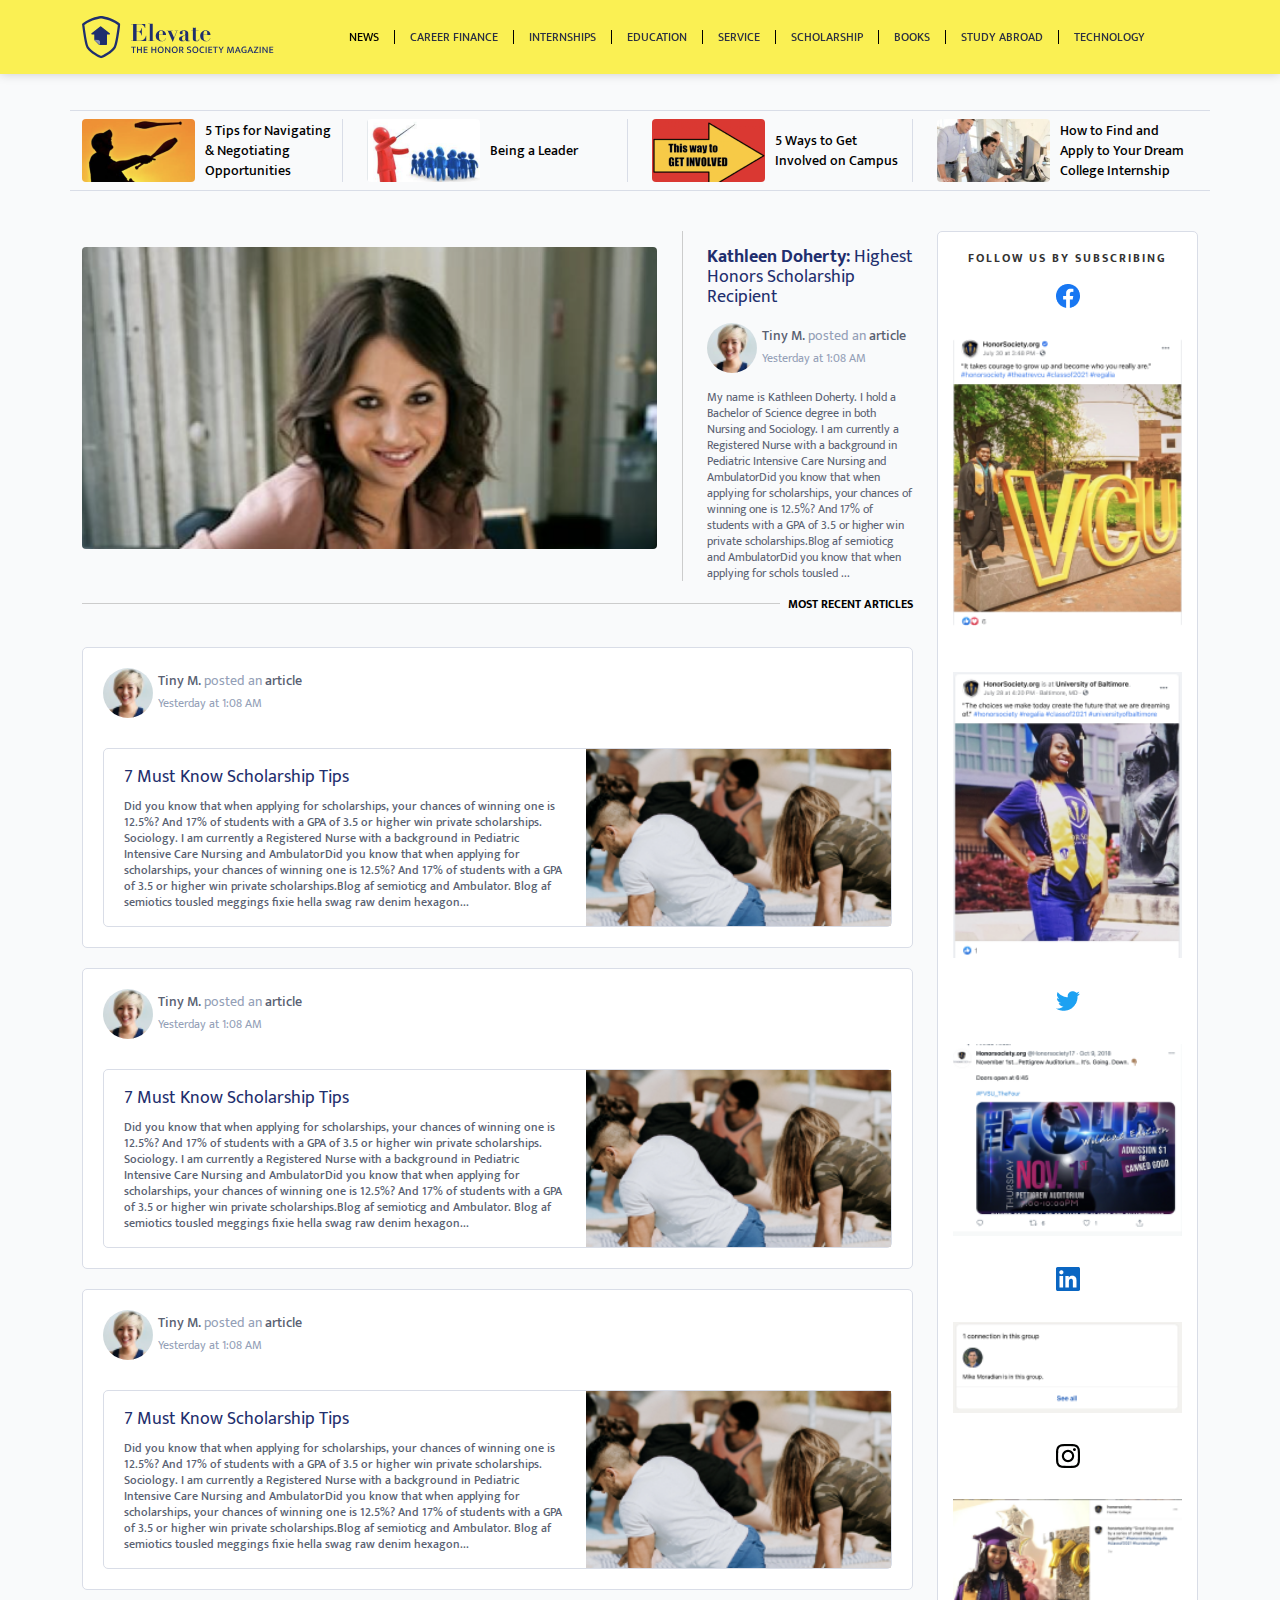
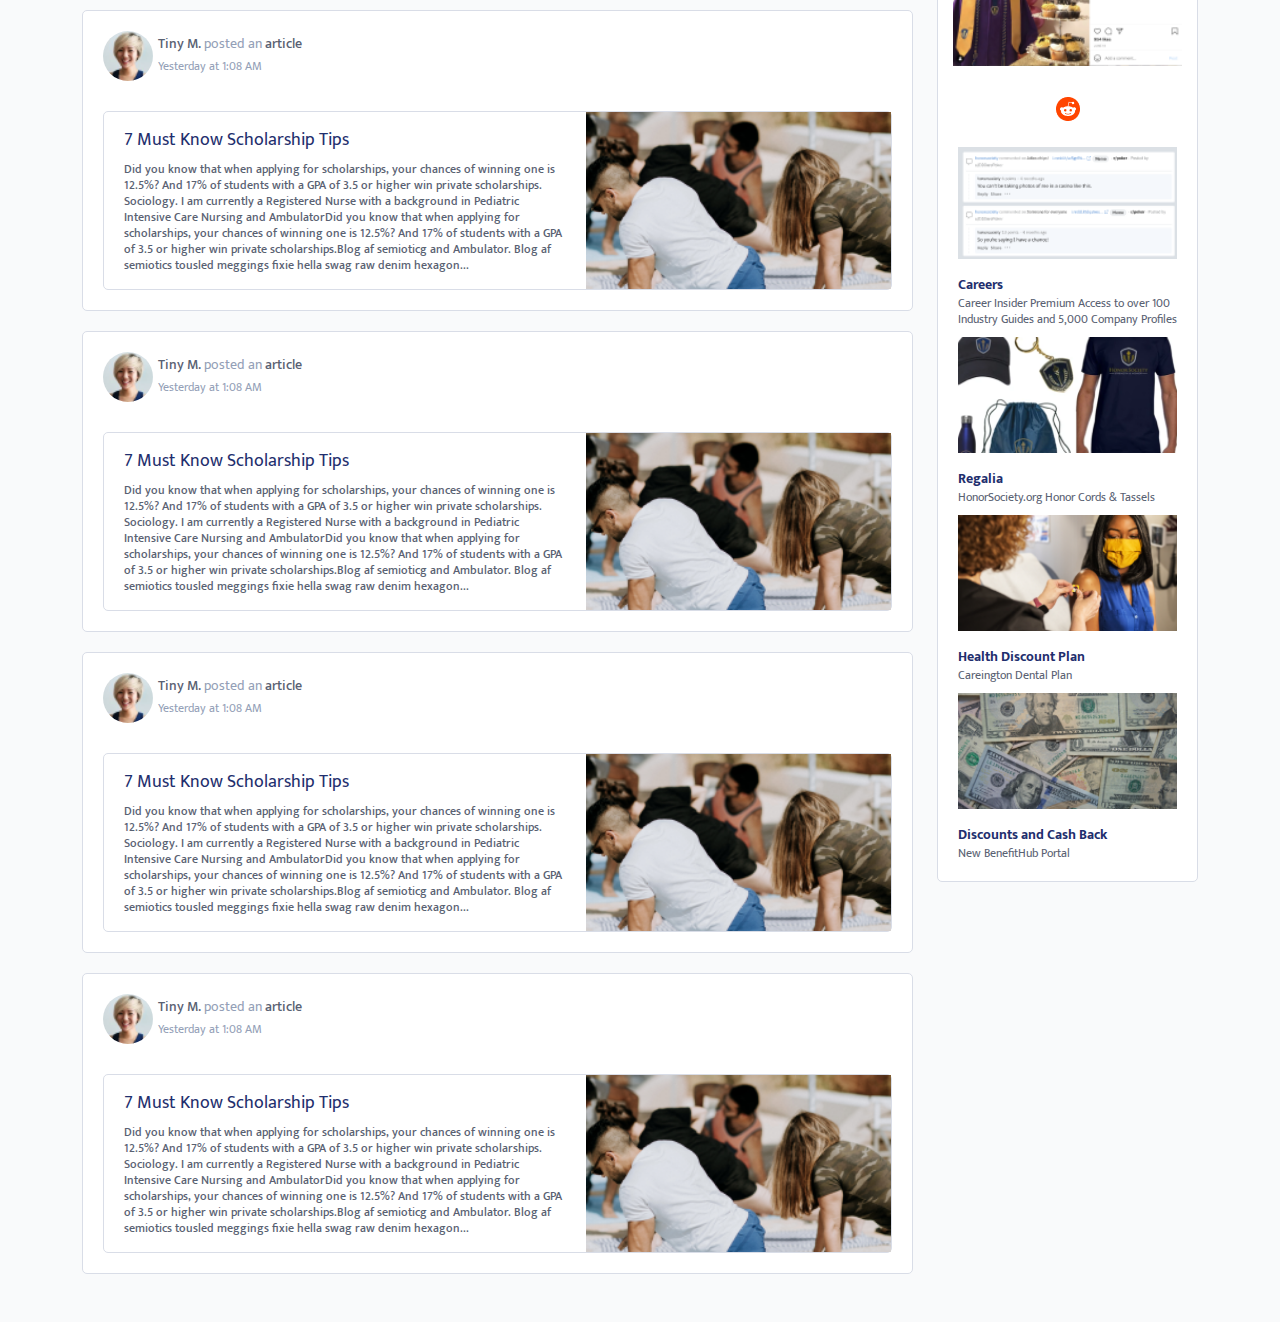
<file: index.html>
<!DOCTYPE html>

<html lang="en">

<head>

<meta http-equiv="Content-Type" content="text/html; charset=utf-8" />

    <meta name="viewport" content="width=device-width, initial-scale=1.0" />

    <meta http-equiv="X-UA-Compatible" content="IE=edge" />

    <title>ELEVATE MAGAZINE</title>

    <link rel="icon" href="images/favicon.png" type="image/x-icon"/>

    <link href="https://fonts.googleapis.com/css2?family=Mukta:wght@300;400;500;600;700;800&display=swap" rel="stylesheet">

    <link rel="stylesheet" href="https://use.fontawesome.com/releases/v5.6.3/css/all.css">

    <link rel="stylesheet" href="csslib/bootstrap.min.css">

    <link rel="stylesheet" href="csslib/owl.carousel.css">

    <link rel="stylesheet" href="csslib/owl.theme.default.css">

    <link rel="stylesheet" href="./styles/stylesheet.css">

</head>

<body>



<nav class="navbar navbar-expand-lg navbar-light sticky-top">

  <div class="container">

    <div class="logo-fyle">

          <a href="index.html"><img src="images/Logo.svg" alt="img" class="img-fluid"></a>

        </div>

      <button class="navbar-toggler" type="button" data-bs-toggle="collapse" data-bs-target="#navbarSupportedContent" aria-controls="navbarSupportedContent" aria-expanded="false" aria-label="Toggle navigation">

        <span class="navbar-toggler-icon"></span>

      </button>

      <div class="collapse navbar-collapse" id="navbarSupportedContent">

        <ul class="navbar-nav mx-auto">

         <li class="nav-item active"><a class="nav-link" href="#">News</a></li>

         <li class="nav-item"><a class="nav-link" href="#">career finance </a></li>

         <li class="nav-item"><a class="nav-link" href="#">INTERNSHIPS</a></li>

         <li class="nav-item"><a class="nav-link" href="#">education</a></li>

         <li class="nav-item"><a class="nav-link" href="#">SERVICE</a></li>

         <li class="nav-item"><a class="nav-link" href="scholarship.html">SCHOLARSHIP</a></li>

         <li class="nav-item"><a class="nav-link" href="#">BOOKS</a></li>

         <li class="nav-item"><a class="nav-link" href="#">STUDY ABROAD</a></li>

         <li class="nav-item"><a class="nav-link" href="#">TECHNOLOGY</a></li>

          <!-- <li class="nav-item dropdown">

          <a class="nav-link dropdown-toggle" href="about-us.html" id="navbarDropdown" role="button" data-toggle="dropdown" aria-haspopup="true" aria-expanded="false">

           About Us

          </a>

          <div class="dropdown-menu" aria-labelledby="navbarDropdown">

            <a class="dropdown-item" href="vision-mission.html">Vision & Mission</a>

            <a class="dropdown-item" href="meet-team.html">Meet The Team</a>

            <a class="dropdown-item" href="investors.html">INVESTORS</a>

            <a class="dropdown-item" href="#"> Blogs / News</a>

          </div>

        </li> -->

      </ul>

    </div>

  </div>

</nav>



<header class="header-categoris">

  <div class="container">

    <div class="row">

      <div class="col-md-4 col-lg-3 col-xl-3">

        <div class="d-flex align-items-center mt-2 mb-2">

          <figure class="figure flex-shrink-0 mb-0"><a href="#"><img src="images/1.png" alt="img" class="img-fluid rounded"></a></figure>

          <figcaption class="figure-caption"><a href="#">5 Tips for Navigating & Negotiating Opportunities</a></figcaption>

        </div>

      </div>

      <div class="col-md-4 col-lg-3 col-xl-3">

        <div class="d-flex align-items-center mt-2 mb-2">

          <figure class="figure flex-shrink-0 mb-0"><a href="#"><img src="images/2.png" alt="img" class="img-fluid rounded"></a></figure>

          <figcaption class="figure-caption"><a href="#">Being a Leader</a></figcaption>

        </div>

      </div>

      <div class="col-md-4 col-lg-3 col-xl-3">

        <div class="d-flex align-items-center mt-2 mb-2">

          <figure class="figure flex-shrink-0 mb-0"><a href="#"><img src="images/3.png" alt="img" class="img-fluid rounded"></a></figure>

          <figcaption class="figure-caption"><a href="#">5 Ways to Get Involved on Campus</a></figcaption>

        </div>

      </div>

      <div class="col-md-4 col-lg-3 col-xl-3">

        <div class="d-flex align-items-center mt-2 mb-2">

          <figure class="figure flex-shrink-0 mb-0"><a href="#"><img src="images/4.png" alt="img" class="img-fluid rounded"></a></figure>

          <figcaption class="figure-caption"><a href="#">How to Find and Apply to Your Dream College Internship</a></figcaption>

        </div>

      </div>

    </div>

  </div>

</header>



<section class="main-section pb-5">

  <div class="container">

    <div class="row justify-content-center">

      <div class="col-md-12 col-lg-8 col-xl-9">

        <div class="banner-sec d-flex align-items-center">

          <figure class="figure flex-shrink-0"><img src="images/5.png" alt="img" class="img-fluid rounded"></figure>

          <div class="kathleen-content">

            <h1>Kathleen Doherty: <span> Highest Honors Scholarship Recipient</span></h1>

            <div class="user-pro d-flex align-items-center">

              <span class="flex-shrink-0"><img src="images/avatar.png" alt="img" class="img-fluid"></span>

              <span>

              <h5>Tiny M. <span> posted an </span>article</h5>

              <time>Yesterday at 1:08 AM </time></span>

            </div>

            <p>My name is Kathleen Doherty. I hold a Bachelor of Science degree in both Nursing and Sociology. I am currently a Registered Nurse with a background in Pediatric Intensive Care Nursing and AmbulatorDid you know that when applying for scholarships, your chances of winning one is 12.5%? And 17% of students with a GPA of 3.5 or higher win private scholarships.Blog af semioticg and AmbulatorDid you know that when applying for schols tousled ...</p>

          </div>

        </div>

        <h2 class="recent-title">Most Recent Articles</h2>

        <article class="article-sec">

          <div class="user-pro d-flex align-items-center">

              <span class="flex-shrink-0"><img src="images/avatar.png" alt="img" class="img-fluid"></span>

              <span>

              <h5>Tiny M. <span> posted an </span>article</h5>

              <time>Yesterday at 1:08 AM </time></span>

          </div>

          <div class="content-articles d-flex align-items-center">

            <div class="article-inner-con">

               <h4>7 Must Know Scholarship Tips</h4>

               <p>Did you know that when applying for scholarships, your chances of winning one is 12.5%? And 17% of students with a GPA of 3.5 or higher win private scholarships. Sociology. I am currently a Registered Nurse with a background in Pediatric Intensive Care Nursing and AmbulatorDid you know that when applying for scholarships, your chances of winning one is 12.5%? And 17% of students with a GPA of 3.5 or higher win private scholarships.Blog af semioticg and Ambulator. Blog af semiotics tousled meggings fixie hella swag raw denim hexagon...</p>

            </div>

            <figure class="figure flex-shrink-0 mb-0"><img src="images/6.png" alt="img" class="img-fluid"></figure>

          </div>

        </article>

        <article class="article-sec">

          <div class="user-pro d-flex align-items-center">

              <span class="flex-shrink-0"><img src="images/avatar.png" alt="img" class="img-fluid"></span>

              <span>

              <h5>Tiny M. <span> posted an </span>article</h5>

              <time>Yesterday at 1:08 AM </time></span>

          </div>

          <div class="content-articles d-flex align-items-center">

            <div class="article-inner-con">

               <h4>7 Must Know Scholarship Tips</h4>

               <p>Did you know that when applying for scholarships, your chances of winning one is 12.5%? And 17% of students with a GPA of 3.5 or higher win private scholarships. Sociology. I am currently a Registered Nurse with a background in Pediatric Intensive Care Nursing and AmbulatorDid you know that when applying for scholarships, your chances of winning one is 12.5%? And 17% of students with a GPA of 3.5 or higher win private scholarships.Blog af semioticg and Ambulator. Blog af semiotics tousled meggings fixie hella swag raw denim hexagon...</p>

            </div>

            <figure class="figure flex-shrink-0 mb-0"><img src="images/6.png" alt="img" class="img-fluid"></figure>

          </div>

        </article>

        <article class="article-sec">

          <div class="user-pro d-flex align-items-center">

              <span class="flex-shrink-0"><img src="images/avatar.png" alt="img" class="img-fluid"></span>

              <span>

              <h5>Tiny M. <span> posted an </span>article</h5>

              <time>Yesterday at 1:08 AM </time></span>

          </div>

          <div class="content-articles d-flex align-items-center">

            <div class="article-inner-con">

               <h4>7 Must Know Scholarship Tips</h4>

               <p>Did you know that when applying for scholarships, your chances of winning one is 12.5%? And 17% of students with a GPA of 3.5 or higher win private scholarships. Sociology. I am currently a Registered Nurse with a background in Pediatric Intensive Care Nursing and AmbulatorDid you know that when applying for scholarships, your chances of winning one is 12.5%? And 17% of students with a GPA of 3.5 or higher win private scholarships.Blog af semioticg and Ambulator. Blog af semiotics tousled meggings fixie hella swag raw denim hexagon...</p>

            </div>

            <figure class="figure flex-shrink-0 mb-0"><img src="images/6.png" alt="img" class="img-fluid"></figure>

          </div>

        </article>

        <article class="article-sec">

          <div class="user-pro d-flex align-items-center">

              <span class="flex-shrink-0"><img src="images/avatar.png" alt="img" class="img-fluid"></span>

              <span>

              <h5>Tiny M. <span> posted an </span>article</h5>

              <time>Yesterday at 1:08 AM </time></span>

          </div>

          <div class="content-articles d-flex align-items-center">

            <div class="article-inner-con">

               <h4>7 Must Know Scholarship Tips</h4>

               <p>Did you know that when applying for scholarships, your chances of winning one is 12.5%? And 17% of students with a GPA of 3.5 or higher win private scholarships. Sociology. I am currently a Registered Nurse with a background in Pediatric Intensive Care Nursing and AmbulatorDid you know that when applying for scholarships, your chances of winning one is 12.5%? And 17% of students with a GPA of 3.5 or higher win private scholarships.Blog af semioticg and Ambulator. Blog af semiotics tousled meggings fixie hella swag raw denim hexagon...</p>

            </div>

            <figure class="figure flex-shrink-0 mb-0"><img src="images/6.png" alt="img" class="img-fluid"></figure>

          </div>

        </article>

        <article class="article-sec">

          <div class="user-pro d-flex align-items-center">

              <span class="flex-shrink-0"><img src="images/avatar.png" alt="img" class="img-fluid"></span>

              <span>

              <h5>Tiny M. <span> posted an </span>article</h5>

              <time>Yesterday at 1:08 AM </time></span>

          </div>

          <div class="content-articles d-flex align-items-center">

            <div class="article-inner-con">

               <h4>7 Must Know Scholarship Tips</h4>

               <p>Did you know that when applying for scholarships, your chances of winning one is 12.5%? And 17% of students with a GPA of 3.5 or higher win private scholarships. Sociology. I am currently a Registered Nurse with a background in Pediatric Intensive Care Nursing and AmbulatorDid you know that when applying for scholarships, your chances of winning one is 12.5%? And 17% of students with a GPA of 3.5 or higher win private scholarships.Blog af semioticg and Ambulator. Blog af semiotics tousled meggings fixie hella swag raw denim hexagon...</p>

            </div>

            <figure class="figure flex-shrink-0 mb-0"><img src="images/6.png" alt="img" class="img-fluid"></figure>

          </div>

        </article>

        <article class="article-sec">

          <div class="user-pro d-flex align-items-center">

              <span class="flex-shrink-0"><img src="images/avatar.png" alt="img" class="img-fluid"></span>

              <span>

              <h5>Tiny M. <span> posted an </span>article</h5>

              <time>Yesterday at 1:08 AM </time></span>

          </div>

          <div class="content-articles d-flex align-items-center">

            <div class="article-inner-con">

               <h4>7 Must Know Scholarship Tips</h4>

               <p>Did you know that when applying for scholarships, your chances of winning one is 12.5%? And 17% of students with a GPA of 3.5 or higher win private scholarships. Sociology. I am currently a Registered Nurse with a background in Pediatric Intensive Care Nursing and AmbulatorDid you know that when applying for scholarships, your chances of winning one is 12.5%? And 17% of students with a GPA of 3.5 or higher win private scholarships.Blog af semioticg and Ambulator. Blog af semiotics tousled meggings fixie hella swag raw denim hexagon...</p>

            </div>

            <figure class="figure flex-shrink-0 mb-0"><img src="images/6.png" alt="img" class="img-fluid"></figure>

          </div>

        </article><article class="article-sec">

          <div class="user-pro d-flex align-items-center">

              <span class="flex-shrink-0"><img src="images/avatar.png" alt="img" class="img-fluid"></span>

              <span>

              <h5>Tiny M. <span> posted an </span>article</h5>

              <time>Yesterday at 1:08 AM </time></span>

          </div>

          <div class="content-articles d-flex align-items-center">

            <div class="article-inner-con">

               <h4>7 Must Know Scholarship Tips</h4>

               <p>Did you know that when applying for scholarships, your chances of winning one is 12.5%? And 17% of students with a GPA of 3.5 or higher win private scholarships. Sociology. I am currently a Registered Nurse with a background in Pediatric Intensive Care Nursing and AmbulatorDid you know that when applying for scholarships, your chances of winning one is 12.5%? And 17% of students with a GPA of 3.5 or higher win private scholarships.Blog af semioticg and Ambulator. Blog af semiotics tousled meggings fixie hella swag raw denim hexagon...</p>

            </div>

            <figure class="figure flex-shrink-0 mb-0"><img src="images/6.png" alt="img" class="img-fluid"></figure>

          </div>

        </article>

      </div>

      <div class="col-md-6 col-lg-4 col-xl-3">

        <article class="article-subscribe">

          <h4>FOLLOW US BY SUBSCRIBING</h4>

          <span><img src="images/Facebook.png" alt="img" class="img-fluid"></span>

          <figure class="figure"><img src="images/7.png" alt="img-post" class="img-fluid"></figure>

          <figure class="figure"><img src="images/8.png" alt="img-post" class="img-fluid"></figure>

          <span><img src="images/Twitter.png" alt="img" class="img-fluid"></span>

          <figure class="figure"><img src="images/9.png" alt="img-post" class="img-fluid"></figure>

          <span><img src="images/LinkedIn.png" alt="img" class="img-fluid"></span>

          <figure class="figure"><img src="images/10.png" alt="img-post" class="img-fluid"></figure>

          <span><img src="images/Instagram.png" alt="img" class="img-fluid"></span>

          <figure class="figure"><img src="images/11.png" alt="img-post" class="img-fluid"></figure>

          <span><img src="images/Reddit.png" alt="img" class="img-fluid"></span>

          <ul class="post-type">

             <li>

                <figure class="figure"><img src="images/12.png" alt="img-post" class="img-fluid"></figure>

                <h5>Careers</h5>

                <p>Career Insider Premium Access to over 100 Industry Guides and 5,000 Company Profiles</p>

            </li>

            <li>

              <figure class="figure"><img src="images/13.png" alt="img" class="img-fluid"></figure>

              <h5>Regalia</h5>

              <p>HonorSociety.org Honor Cords & Tassels</p>

            </li>

            <li>

               <figure class="figure"><img src="images/14.png" alt="img" class="img-fluid"></figure>

                <h5>Health Discount Plan</h5>

                <p>Careington Dental Plan</p>

            </li>

            <li>

              <figure class="figure"><img src="images/15.png" alt="img" class="img-fluid"></figure>

              <h5>Discounts and Cash Back </h5>

              <p>New BenefitHub Portal</p>

            </li>

          </ul>

        </article>

      </div>

    </div>

  </div>

</section>





<div class="wraperbtnscroll">

    <a href="#" class="scrollup"><i class="fas fa-angle-double-up"></i></a>

  </div>

  <!--js Lib-->

  <script src="https://ajax.googleapis.com/ajax/libs/jquery/3.4.1/jquery.min.js"></script>

  <script src="js/bootstrap.min.js" type="text/javascript"></script>

  <script src="js/owl.carousel.js" type="text/javascript"></script>

  <script src="js/custom.js" type="text/javascript"></script>

</body>

</html>
</file>
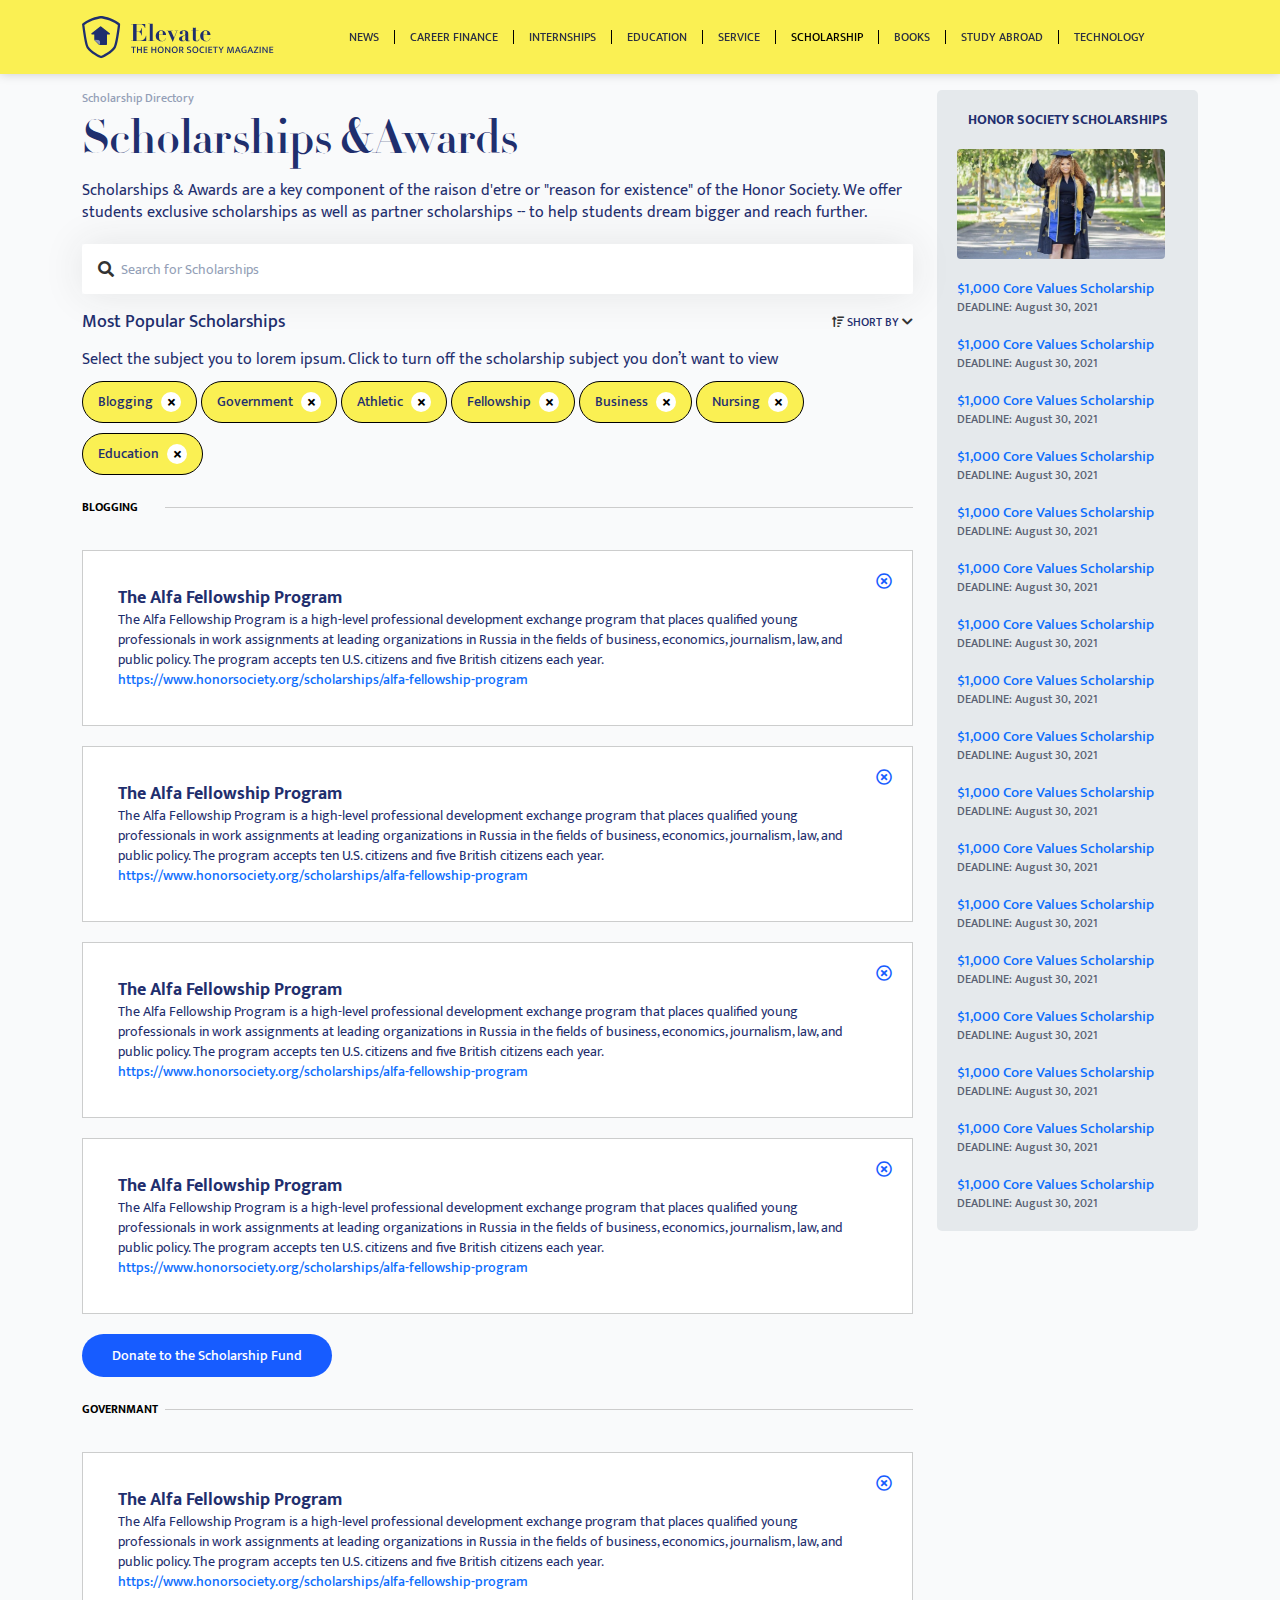
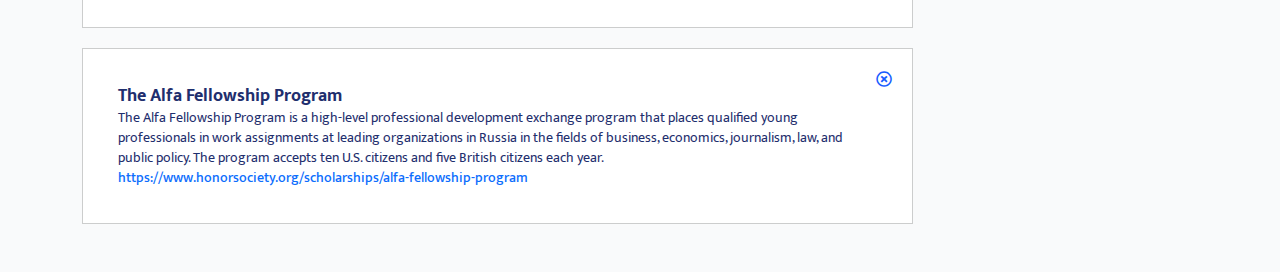
<file: scholarship.html>
<!DOCTYPE html>

<html lang="en">

<head>

<meta http-equiv="Content-Type" content="text/html; charset=utf-8" />

    <meta name="viewport" content="width=device-width, initial-scale=1.0" />

    <meta http-equiv="X-UA-Compatible" content="ie=edge" />

    <title>ELEVATE MAGAZINE</title>

    <link rel="icon" href="images/favicon.png" type="image/x-icon"/>

    <link rel="stylesheet" href="https://use.fontawesome.com/releases/v5.6.3/css/all.css">

    <link rel="stylesheet" href="csslib/bootstrap.min.css">

    <link rel="stylesheet" href="csslib/owl.carousel.css">

    <link rel="stylesheet" href="csslib/owl.theme.default.css">

    <link rel="stylesheet" href="./styles/stylesheet.css">

</head>

<body>



<nav class="navbar navbar-expand-lg navbar-light sticky-top">

  <div class="container">

    <div class="logo-fyle">

          <a href="index.html"><img src="images/Logo.svg" alt="img" class="img-fluid"></a>

        </div>

      <button class="navbar-toggler" type="button" data-bs-toggle="collapse" data-bs-target="#navbarSupportedContent" aria-controls="navbarSupportedContent" aria-expanded="false" aria-label="Toggle navigation">

        <span class="navbar-toggler-icon"></span>

      </button>

      <div class="collapse navbar-collapse" id="navbarSupportedContent">

        <ul class="navbar-nav mx-auto">

         <li class="nav-item"><a class="nav-link" href="#">News</a></li>

         <li class="nav-item"><a class="nav-link" href="#">career finance </a></li>

         <li class="nav-item"><a class="nav-link" href="#">INTERNSHIPS</a></li>

         <li class="nav-item"><a class="nav-link" href="#">education</a></li>

         <li class="nav-item"><a class="nav-link" href="#">SERVICE</a></li>

         <li class="nav-item active"><a class="nav-link" href="scholarship.html">SCHOLARSHIP</a></li>

         <li class="nav-item"><a class="nav-link" href="#">BOOKS</a></li>

         <li class="nav-item"><a class="nav-link" href="#">STUDY ABROAD</a></li>

         <li class="nav-item"><a class="nav-link" href="#">TECHNOLOGY</a></li>

          <!-- <li class="nav-item dropdown">

          <a class="nav-link dropdown-toggle" href="about-us.html" id="navbarDropdown" role="button" data-toggle="dropdown" aria-haspopup="true" aria-expanded="false">

           About Us

          </a>

          <div class="dropdown-menu" aria-labelledby="navbarDropdown">

            <a class="dropdown-item" href="vision-mission.html">Vision & Mission</a>

            <a class="dropdown-item" href="meet-team.html">Meet The Team</a>

            <a class="dropdown-item" href="investors.html">INVESTORS</a>

            <a class="dropdown-item" href="#"> Blogs / News</a>

          </div>

        </li> -->

      </ul>

    </div>

  </div>

</nav>





<section class="main-section pb-5">

  <div class="container">

    <div class="row justify-content-center">

      <div class="col-md-12 col-lg-8 col-xl-9">

        <div class="scholarship-awards">

          <h5>Scholarship Directory</h5>

          <h2>Scholarships &Awards</h2>

          <p>Scholarships & Awards are a key component of the raison d'etre or "reason for existence" of the Honor Society. We offer students exclusive scholarships  as well as partner scholarships -- to help students dream bigger and reach further.</p>

        </div>

         <div class="search-scholar"> <i class="fa fa-search"></i> <input type="text" class="form-control" placeholder="Search for Scholarships"> </div>

         <div class="pp-scholarship">

           <div class="title-most d-flex align-items-center justify-content-between">

             <h4>Most Popular Scholarships</h4>

             <a href="#" class="btn-sort"><i class="fas fa-sort-amount-up"></i> Short by <i class="fas fa-chevron-down"></i></a>

           </div>

           <p>Select the subject you to lorem ipsum. Click to turn off the scholarship subject you don’t want to view</p>

         </div>

         <ul class="blogging">

           <li><a href="#">Blogging <i class="fas fa-times"></i></a></li>

           <li><a href="#">Government <i class="fas fa-times"></i></a></li>

           <li><a href="#">Athletic <i class="fas fa-times"></i></a></li>

           <li><a href="#">Fellowship <i class="fas fa-times"></i></a></li>

           <li><a href="#">Business <i class="fas fa-times"></i></a></li>

           <li><a href="#">Nursing <i class="fas fa-times"></i></a></li>

           <li><a href="#">Education <i class="fas fa-times"></i></a></li>

         </ul>

         <h4 class="bloggingtitle">BLOGGING</h4>



         <div class="main-blog-content">

          <span class="hide"><i class="far fa-times-circle"></i></span>

           <h2>The Alfa Fellowship Program</h2>

           <p>The Alfa Fellowship Program is a high-level professional development exchange program that places qualified young professionals in work assignments at leading organizations in Russia in the fields of business, economics, journalism, law, and public policy. The program accepts ten U.S. citizens and five British citizens each year. <a href="#">https://www.honorsociety.org/scholarships/alfa-fellowship-program</a></p>

         </div>

         <div class="main-blog-content">

          <span class="hide"><i class="far fa-times-circle"></i></span>

           <h2>The Alfa Fellowship Program</h2>

           <p>The Alfa Fellowship Program is a high-level professional development exchange program that places qualified young professionals in work assignments at leading organizations in Russia in the fields of business, economics, journalism, law, and public policy. The program accepts ten U.S. citizens and five British citizens each year. <a href="#">https://www.honorsociety.org/scholarships/alfa-fellowship-program</a></p>

         </div>



        <div class="main-blog-content">

          <span class="hide"><i class="far fa-times-circle"></i></span>

           <h2>The Alfa Fellowship Program</h2>

           <p>The Alfa Fellowship Program is a high-level professional development exchange program that places qualified young professionals in work assignments at leading organizations in Russia in the fields of business, economics, journalism, law, and public policy. The program accepts ten U.S. citizens and five British citizens each year. <a href="#">https://www.honorsociety.org/scholarships/alfa-fellowship-program</a></p>

         </div>



        <div class="main-blog-content">

          <span class="hide"><i class="far fa-times-circle"></i></span>

           <h2>The Alfa Fellowship Program</h2>

           <p>The Alfa Fellowship Program is a high-level professional development exchange program that places qualified young professionals in work assignments at leading organizations in Russia in the fields of business, economics, journalism, law, and public policy. The program accepts ten U.S. citizens and five British citizens each year. <a href="#">https://www.honorsociety.org/scholarships/alfa-fellowship-program</a></p>

         </div>



         <div class="btn-donate"><a href="#">Donate to the Scholarship Fund</a></div>

         <h4 class="bloggingtitle">GOVERNMANT</h4>



         <div class="main-blog-content">

          <span class="hide"><i class="far fa-times-circle"></i></span>

           <h2>The Alfa Fellowship Program</h2>

           <p>The Alfa Fellowship Program is a high-level professional development exchange program that places qualified young professionals in work assignments at leading organizations in Russia in the fields of business, economics, journalism, law, and public policy. The program accepts ten U.S. citizens and five British citizens each year. <a href="#">https://www.honorsociety.org/scholarships/alfa-fellowship-program</a></p>

         </div>



        <div class="main-blog-content">

          <span class="hide"><i class="far fa-times-circle"></i></span>

           <h2>The Alfa Fellowship Program</h2>

           <p>The Alfa Fellowship Program is a high-level professional development exchange program that places qualified young professionals in work assignments at leading organizations in Russia in the fields of business, economics, journalism, law, and public policy. The program accepts ten U.S. citizens and five British citizens each year. <a href="#">https://www.honorsociety.org/scholarships/alfa-fellowship-program</a></p>

         </div>

      </div>

      <div class="col-md-6 col-lg-4 col-xl-3">

        <div class="blog-right">

          <h4>HONOR SOCIETY SCHOLARSHIPS</h4>

          <img src="images/16.png" alt="img" class="img-fluid rounded">

          <h5><a href="#">$1,000 Core Values Scholarship</a>

            <time>DEADLINE:  August 30, 2021</time></h5>

          <h5><a href="#">$1,000 Core Values Scholarship</a>

            <time>DEADLINE:  August 30, 2021</time></h5>

          <h5><a href="#">$1,000 Core Values Scholarship</a>

            <time>DEADLINE:  August 30, 2021</time></h5>

          <h5><a href="#">$1,000 Core Values Scholarship</a>

            <time>DEADLINE:  August 30, 2021</time></h5>

          <h5><a href="#">$1,000 Core Values Scholarship</a>

            <time>DEADLINE:  August 30, 2021</time></h5>

          <h5><a href="#">$1,000 Core Values Scholarship</a>

            <time>DEADLINE:  August 30, 2021</time></h5>

          <h5><a href="#">$1,000 Core Values Scholarship</a>

            <time>DEADLINE:  August 30, 2021</time></h5>

          <h5><a href="#">$1,000 Core Values Scholarship</a>

            <time>DEADLINE:  August 30, 2021</time></h5>

          <h5><a href="#">$1,000 Core Values Scholarship</a>

            <time>DEADLINE:  August 30, 2021</time></h5>

          <h5><a href="#">$1,000 Core Values Scholarship</a>

            <time>DEADLINE:  August 30, 2021</time></h5>

          <h5><a href="#">$1,000 Core Values Scholarship</a>

            <time>DEADLINE:  August 30, 2021</time></h5>

          <h5><a href="#">$1,000 Core Values Scholarship</a>

            <time>DEADLINE:  August 30, 2021</time></h5>

          <h5><a href="#">$1,000 Core Values Scholarship</a>

            <time>DEADLINE:  August 30, 2021</time></h5>

          <h5><a href="#">$1,000 Core Values Scholarship</a>

            <time>DEADLINE:  August 30, 2021</time></h5>

          <h5><a href="#">$1,000 Core Values Scholarship</a>

            <time>DEADLINE:  August 30, 2021</time></h5>

          <h5><a href="#">$1,000 Core Values Scholarship</a>

            <time>DEADLINE:  August 30, 2021</time></h5>

          <h5><a href="#">$1,000 Core Values Scholarship</a>

            <time>DEADLINE:  August 30, 2021</time></h5>

        </div>

      </div>

    </div>

  </div>

</section>





<div class="wraperbtnscroll">

    <a href="#" class="scrollup"><i class="fas fa-angle-double-up"></i></a>

  </div>

  <!--js Lib-->

  <script src="https://ajax.googleapis.com/ajax/libs/jquery/3.4.1/jquery.min.js"></script>

  <script src="js/bootstrap.min.js" type="text/javascript"></script>

  <script src="js/owl.carousel.js" type="text/javascript"></script>

  <script src="js/custom.js" type="text/javascript"></script>

</body>

</html>
</file>
<file: styles/stylesheet.css>
@import url("https://fonts.googleapis.com/css2?family=Mukta:wght@300;400;500;600;700;800&display=swap");
* {
  margin: 0;
  padding: 0;
  -webkit-box-sizing: border-box;
  -ms-box-sizing: border-box;
  -o-box-sizing: border-box;
  box-sizing: border-box;
  color: #333333;
  font-family: "Mukta", sans-serif;
  font-style: normal;
  font-weight: 500;
}

html {
  scroll-behavior: smooth;
  font-size: 100%;
}

a {
  text-decoration: none;
  -webkit-transition: all 0.5s ease-in-out;
  transition: all 0.5s ease-in-out;
  -webkit-transform: translate(0%);
          transform: translate(0%);
}

:focus {
  outline: -webkit-focus-ring-color auto 0px;
}

a:hover {
  text-decoration: none;
}

h1,
h2,
h3,
h4,
h5,
h6 {
  margin: 0;
  font-family: "Mukta", sans-serif;
  font-weight: bold;
  font-style: normal;
  padding: 1rem 0;
}

p {
  margin: 0;
  font-family: "Mukta", sans-serif;
  font-style: normal;
  font-weight: normal;
  padding-top: 1rem;
}

ul {
  margin: 0;
  padding: 0;
  list-style: none;
}

ul li {
  margin: 0;
  padding: 0;
  font-family: "Mukta", sans-serif;
  font-style: normal;
  outline: none;
  border: none;
}

ul li:focus {
  outline: none;
  border: none;
}

.pxm {
  padding: 4rem 0px;
}

span {
  font-family: "Mukta", sans-serif;
}

.sticky-header {
  top: 0 !important;
  z-index: 999 !important;
  width: 100% !important;
  left: 0 !important;
  right: 0 !important;
  margin: auto !important;
}

ul.navbar-nav li ul.dropdown-menu li {
  padding-left: 0 !important;
  padding-right: 0 !important;
}

body {
  padding-top: 70px;
  background: #f9fafb;
}

@font-face {
  font-family: 'Didot';
  src: url("../fonts/Didot-HTF-B42-Bold.woff2") format("woff2"), url("../fonts/Didot-HTF-B42-Bold.woff") format("woff");
  font-weight: bold;
  font-style: normal;
  font-display: swap;
}

/***************Navbar Header*****************/
.navbar-light {
  background: #faf053;
  position: fixed;
  width: 100%;
  margin: auto;
  padding: 15px 0;
  z-index: 9999;
  -webkit-box-shadow: 0px 0px 10px 0px #ccc;
          box-shadow: 0px 0px 10px 0px #ccc;
}

.navbar-expand-lg .navbar-nav .nav-item {
  padding: 15px 0px;
  position: relative;
}

.cutomedrop {
  position: absolute;
  top: 17px;
  right: -1px;
  color: #ff9933 !important;
  font-size: 12px;
}

.dropdown-toggle::after {
  display: none;
}

.navbar-expand-lg .navbar-nav .nav-item:last-child a.nav-link {
  border: none;
}

.navbar-expand-lg .navbar-nav .nav-link {
  padding: 0px 15px;
  color: #2d3142;
  font-size: 12px;
  font-weight: 500;
  line-height: 14px;
  letter-spacing: 2%;
  text-transform: uppercase;
  border-right: 1px solid #000;
}

.navbar-light .navbar-nav .nav-link:hover,
.navbar-light .navbar-nav .nav-link:focus {
  color: #000;
}

.navbar-light .navbar-nav .show > .nav-link,
.navbar-light .navbar-nav .active > .nav-link,
.navbar-light .navbar-nav .nav-link.show,
.navbar-light .navbar-nav .nav-link.active {
  color: #000;
}

.dropdown-menu {
  background: #fff;
  padding: 0;
  border-radius: 0;
}

.navbar-light .dropdown-menu .dropdown-item {
  padding: 10px;
  color: #000;
  font-size: 16px;
}

.navbar-light .dropdown-menu .dropdown-item:last-child {
  border: none;
}

.navbar-light .nav-item .dropdown-menu .dropdown-item.active,
.navbar-light .dropdown-menu .dropdown-item:hover,
.navbar-light .dropdown-menu .dropdown-item:focus {
  color: #fff !important;
  text-decoration: none;
  background-color: #ff9933;
}

.dropdown-toggle::after {
  font-family: "Font Awesome 5 Free";
  font-weight: 600;
  content: "\f078";
  color: #ff9933;
  border: 0 !important;
  border-top: 0em solid;
  margin-top: 0;
  position: relative;
  top: 0;
  vertical-align: 0;
  font-size: 15px;
}

button:focus {
  outline: 0px dotted;
  outline: 0px auto -webkit-focus-ring-color;
}

/*********************************/
.header-categoris {
  padding: 40px 0;
}

.header-categoris .row {
  border-top: 1px solid #D9DDE7;
  border-bottom: 1px solid #D9DDE7;
}

.header-categoris .row .col-md-4:last-child .d-flex {
  border: none;
}

.header-categoris .row .col-md-4 .d-flex {
  position: relative;
  border-right: 1px solid #D9DDE7;
  padding-right: 10px;
}

.header-categoris .figure-caption {
  font-size: 14px;
  line-height: 20px;
  font-weight: 500;
  color: #000;
  padding-left: 10px;
}

.header-categoris .figure-caption a {
  color: #000;
}

/**************************/
.kathleen-content {
  position: relative;
}

.kathleen-content:after {
  content: '';
  width: 1px;
  height: 100%;
  background: #ccc;
  position: absolute;
  top: 0;
  left: -25px;
}

.kathleen-content h1 {
  font-size: 18px;
  font-weight: 700;
  line-height: 20px;
  color: #1F2F6E;
}

.kathleen-content h1 span {
  font-weight: 400;
  color: #1F2F6E;
}

.user-pro img {
  border-radius: 50%;
  width: 50px;
  height: 50px;
}

.user-pro h5 {
  color: #596172;
  font-size: 14px;
  line-height: 20px;
  font-weight: 500;
  padding: 0  0 0 5px;
}

.user-pro h5 span {
  color: #949FB7;
  font-weight: 400;
}

.user-pro time {
  color: #949FB7;
  font-weight: 400;
  font-size: 12px;
  padding: 0 0 0 5px;
}

.kathleen-content p {
  color: #596172;
  font-size: 12px;
  line-height: 16px;
  font-weight: 400;
}

.banner-sec .figure img {
  width: 92%;
}

.recent-title {
  color: #000;
  font-size: 12px;
  text-transform: uppercase;
  line-height: 14px;
  letter-spacing: 8%;
  text-align: right;
  position: relative;
}

.recent-title:after {
  content: "";
  width: 84%;
  height: 1px;
  background: #ccc;
  position: absolute;
  left: 0;
  top: 22px;
}

/******************************/
.article-sec {
  background: #fff;
  border-radius: 5px;
  border: 1px solid #D9DDE7;
  padding: 20px;
  margin-top: 20px;
}

.content-articles {
  border-radius: 5px;
  border: 1px solid #D9DDE7;
  margin-top: 30px;
}

.article-inner-con {
  padding: 0 20px;
}

.article-inner-con h4 {
  padding: 15px 0 0 0;
  font-size: 18px;
  line-height: 24px;
  font-weight: 400;
  color: #1F2F6E;
}

.article-inner-con p {
  padding: 9px 0 15px;
  font-size: 12px;
  line-height: 16px;
  font-weight: 500;
  color: #596172;
}

.article-subscribe h4 {
  font-size: 12px;
  font-weight: 700;
  line-height: 20px;
  letter-spacing: 2px;
  text-align: center;
}

.article-subscribe {
  text-align: center;
  background: #fff;
  border-radius: 5px;
  border: 1px solid #D9DDE7;
}

.article-subscribe span {
  text-align: center;
  display: inline-block;
  width: 100%;
  margin-bottom: 1rem;
}

.article-subscribe .figure {
  display: inherit;
  padding: 15px;
}

.article-subscribe .figure img {
  width: 100%;
}

.post-type {
  padding: 0 20px 20px;
}

.post-type h5 {
  font-size: 14px;
  line-height: 20px;
  color: #1F2F6E;
  text-align: left;
  padding: 0;
}

.post-type p {
  font-size: 12px;
  line-height: 16px;
  color: #596172;
  text-align: left;
  padding: 0;
}

.post-type li .figure {
  padding: 10px 0 0;
}

/***************************/
.scholarship-awards h5 {
  color: #949FB7;
  font-size: 12px;
  line-height: 16px;
  font-weight: 500;
  padding: 20px 0 8px;
}

.scholarship-awards h2 {
  color: #1F2F6E;
  font-size: 48px;
  line-height: 50px;
  font-weight: 700;
  padding-top: 0;
  font-family: 'Didot';
}

.scholarship-awards p {
  color: #1F2F6E;
  font-size: 16px;
  line-height: 22px;
  font-weight: 400;
  padding-top: 0;
}

.search-scholar {
  position: relative;
  -webkit-box-shadow: 0 0 40px rgba(51, 51, 51, 0.1);
          box-shadow: 0 0 40px rgba(51, 51, 51, 0.1);
  margin-top: 20px;
}

.search-scholar input {
  height: 50px;
  text-indent: 25px;
  border: 2px solid #fff;
  font-size: 14px;
}

.search-scholar input:focus {
  -webkit-box-shadow: none;
          box-shadow: none;
  border: 2px solid #FAF053;
}

.search-scholar .fa-search {
  position: absolute;
  top: 17px;
  left: 16px;
}

.search-scholar input::-webkit-input-placeholder {
  color: #949FB7;
  opacity: 1;
  font-family: 'Mukta', sans-serif;
  font-size: 14px;
}

.search-scholar input:-ms-input-placeholder {
  color: #949FB7;
  opacity: 1;
  font-family: 'Mukta', sans-serif;
  font-size: 14px;
}

.search-scholar input::-ms-input-placeholder {
  color: #949FB7;
  opacity: 1;
  font-family: 'Mukta', sans-serif;
  font-size: 14px;
}

.search-scholar input::placeholder {
  color: #949FB7;
  opacity: 1;
  font-family: 'Mukta', sans-serif;
  font-size: 14px;
}

.search-scholar input:-ms-input-placeholder {
  color: #949FB7;
  font-family: 'Mukta', sans-serif;
  font-size: 14px;
}

.search-scholar input::-ms-input-placeholder {
  color: #949FB7;
  font-family: 'Mukta', sans-serif;
  font-size: 14px;
}

.title-most h4 {
  font-size: 18px;
  font-weight: 500;
  line-height: 24px;
  color: #1F2F6E;
  padding-bottom: 15px;
}

.title-most a {
  font-size: 12px;
  font-weight: 500;
  line-height: 14px;
  color: #1F2F6E;
  text-transform: uppercase;
}

.pp-scholarship p {
  color: #1F2F6E;
  font-size: 16px;
  line-height: 22px;
  font-weight: 400;
  padding: 0;
}

.blogging li {
  display: inline-block;
  margin-top: 10px;
}

.blogging li a {
  display: inline-block;
  padding: 10px 15px;
  color: #1F2F6E;
  font-size: 14px;
  line-height: 20px;
  font-weight: 500;
  border-radius: 76px;
  background: #FAF053;
  border: 1px solid #000;
}

.blogging li a i {
  color: #000;
  margin-left: 5px;
  font-size: 10px;
  width: 20px;
  height: 20px;
  background: #fff;
  line-height: 20px;
  text-align: center;
  border-radius: 100px;
}

.bloggingtitle {
  color: #000;
  font-size: 12px;
  text-transform: uppercase;
  line-height: 14px;
  text-align: left;
  position: relative;
  padding-top: 25px;
}

.bloggingtitle:after {
  content: "";
  width: 90%;
  height: 1px;
  background: #ccc;
  position: absolute;
  right: 0;
  top: 32px;
}

.main-blog-content {
  background: #fff;
  padding: 35px;
  border: 1px solid #cccdcd;
  margin-top: 20px;
  position: relative;
}

.main-blog-content h2 {
  color: #1F2F6E;
  font-size: 18px;
  line-height: 24px;
  padding: 0;
}

.main-blog-content p {
  color: #1F2F6E;
  font-size: 14px;
  line-height: 20px;
  padding: 0;
}

.main-blog-content p > a {
  display: inherit;
}

.main-blog-content .hide {
  position: absolute;
  top: 20px;
  right: 20px;
  cursor: pointer;
}

.main-blog-content .hide i {
  color: #175CFF;
}

.btn-donate a {
  color: #fff;
  font-size: 14px;
  line-height: 23px;
  display: inline-block;
  padding: 10px 30px;
  background: #175CFF;
  border-radius: 100px;
  margin-top: 20px;
}

.blog-right {
  background: #E5E9EC;
  padding: 20px;
  margin-top: 20px;
  border-radius: 5px;
}

.blog-right h4 {
  color: #1F2F6E;
  padding: 0 0 20px;
  line-height: 19px;
  font-size: 14px;
  text-align: center;
  font-weight: 700;
}

.blog-right h5 {
  color: #175CFF;
  padding: 20px 0 0px;
  line-height: 20px;
  font-size: 15px;
  font-weight: 500;
}

.blog-right time {
  line-height: 16px;
  font-size: 12px;
  font-weight: 500;
  color: #596172;
  display: inherit;
}

@media all and (-ms-high-contrast: none) {
  .row .col-md-6,
  .row .col-md-4,
  .row .col-md-3 {
    padding: 0 1.5rem;
  }
  /* IE10 */
  *::-ms-backdrop, .row .col-md-6,
  *::-ms-backdrop, .row .col-md-4,
  *::-ms-backdrop, .row .col-md-3 {
    padding: 0 1.5rem;
  }
  /* IE11 */
}

.scrollup {
  width: 50px;
  height: 50px;
  position: fixed;
  bottom: 30px;
  right: 30px;
  display: none;
  z-index: 9999;
  color: #fff;
  text-align: center;
  line-height: 50px;
  font-size: 16px;
  background-image: -webkit-gradient(linear, left top, left bottom, from(#FFF2F5), to(#EBF3FD));
  background-image: linear-gradient(to bottom, #FFF2F5, #EBF3FD);
  border-radius: 999px;
}

.scrollup:hover {
  color: #fff;
}

@media (max-width: 1366px) {
  .content-articles .figure img {
    height: 177px;
    -o-object-fit: cover;
       object-fit: cover;
  }
}

@media (max-width: 1199px) {
  #Navbar-menu {
    background: #fff;
  }
  .navbar-expand-lg .navbar-nav .nav-link {
    border: none;
  }
  .banner-sec {
    -ms-flex-wrap: wrap;
        flex-wrap: wrap;
  }
  .header-categoris .figure-caption {
    font-size: 12px;
    line-height: 16px;
  }
  .recent-title:after {
    width: 76%;
  }
  .bloggingtitle:after {
    width: 86%;
  }
  .content-articles .figure img {
    height: auto;
  }
}

@media (max-width: 991px) {
  .article-subscribe {
    margin-top: 20px;
  }
  .banner-sec {
    width: 100%;
    display: inline-block !important;
  }
  .banner-sec .figure {
    width: 100%;
  }
  .banner-sec .figure img {
    width: 100%;
  }
  .kathleen-content:after {
    display: none;
  }
  .blog-right img {
    width: 100%;
  }
}

@media (max-width: 767px) {
  .content-articles {
    -ms-flex-wrap: wrap;
        flex-wrap: wrap;
  }
  .content-articles .figure,
  .content-articles .figure img {
    width: 100%;
  }
  .recent-title:after {
    width: 68%;
  }
  .scholarship-awards h2 {
    font-size: 33px;
    line-height: 33px;
  }
  .header-categoris .row .col-md-4 .d-flex {
    border: none;
  }
}

@media (max-width: 540px) {
  .bloggingtitle:after {
    width: 73%;
  }
}

@media (max-width: 436px) {
  .recent-title:after {
    width: 57%;
  }
}
/*# sourceMappingURL=stylesheet.css.map */
</file>
